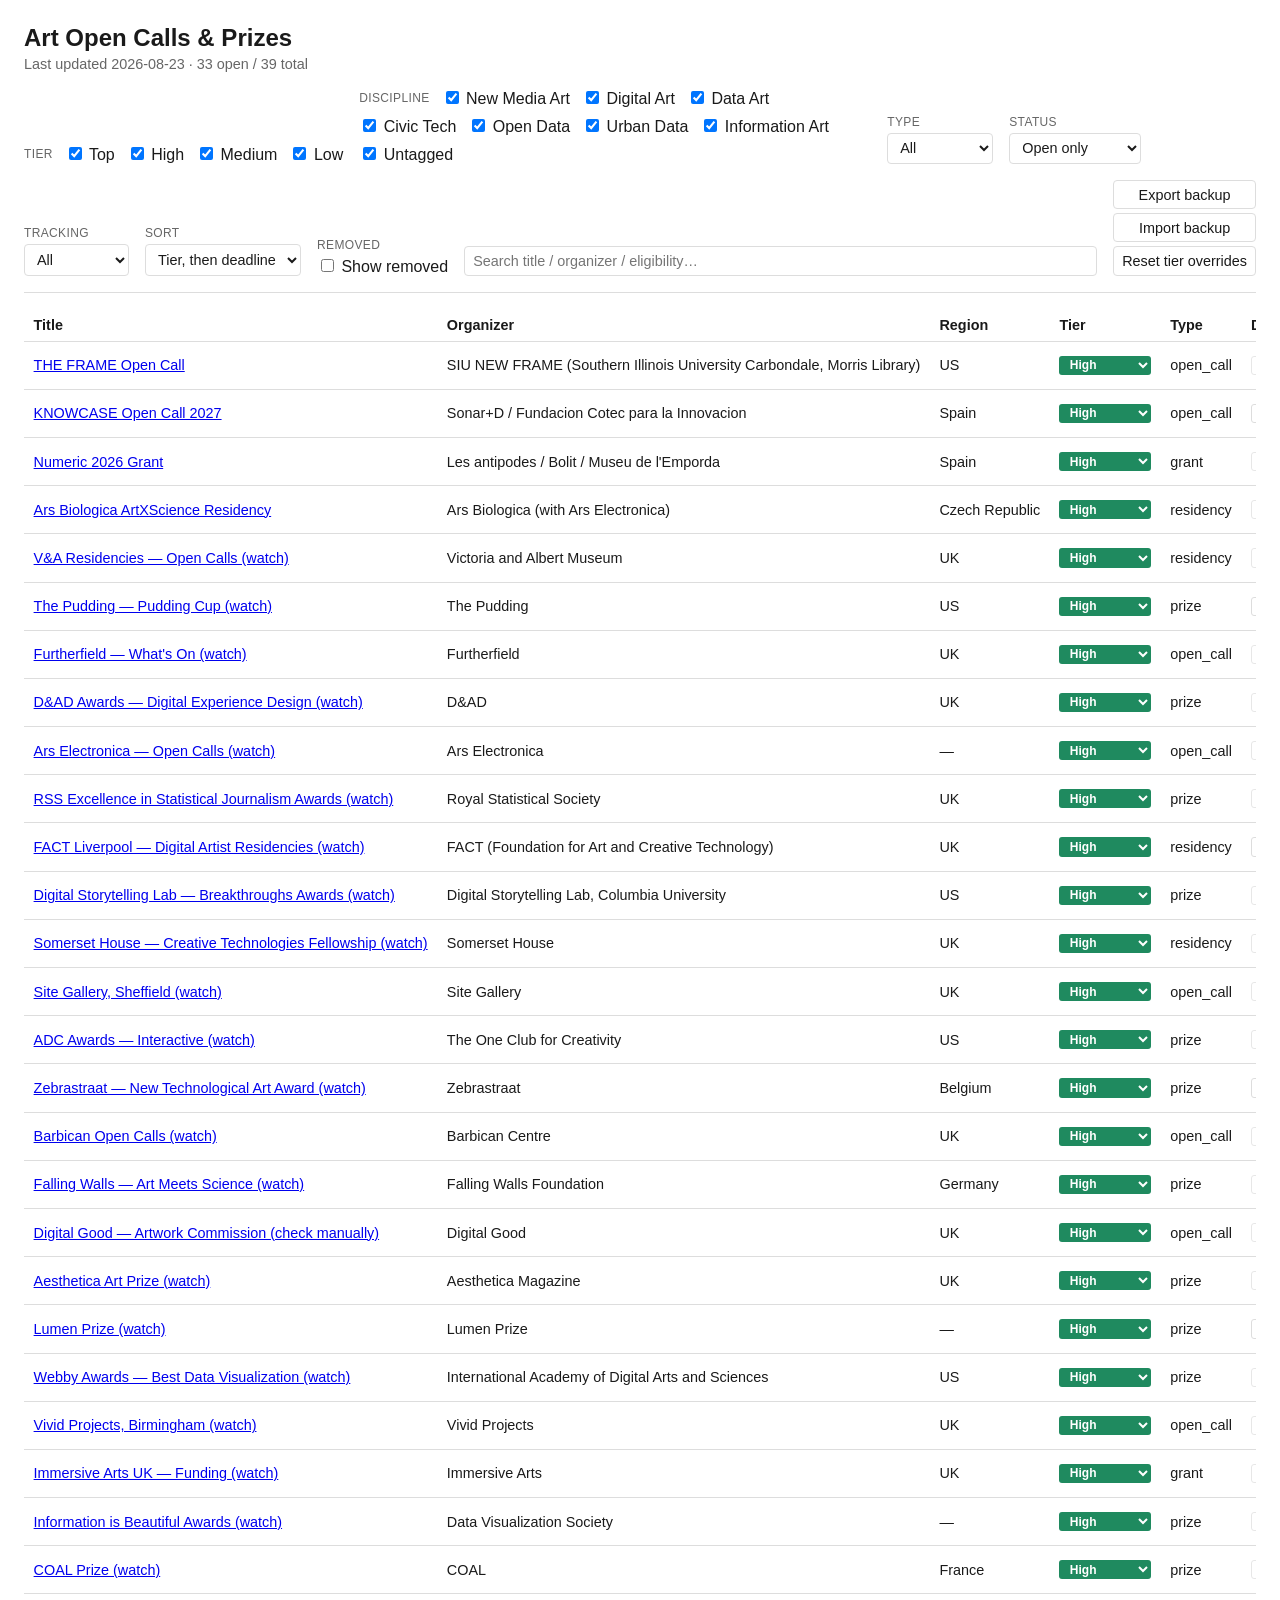
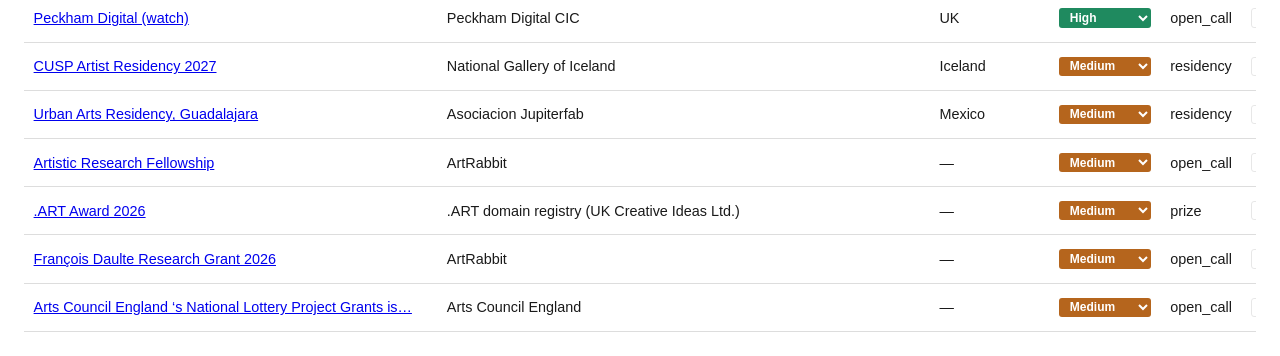
<file: docs/index.html>
<!doctype html>
<html lang="en">
<head>
  <meta charset="utf-8" />
  <meta name="viewport" content="width=device-width, initial-scale=1" />
  <title>Art Open Calls & Prizes</title>
  <link rel="stylesheet" href="style.css" />
</head>
<body>
  <header>
    <h1>Art Open Calls &amp; Prizes</h1>
    <p id="meta-badge" class="meta-badge">Loading…</p>
  </header>

  <section class="controls">
    <div class="control-group" id="tier-filter">
      <span class="control-label">Tier</span>
      <label><input type="checkbox" value="top" checked /> Top</label>
      <label><input type="checkbox" value="high" checked /> High</label>
      <label><input type="checkbox" value="medium" checked /> Medium</label>
      <label><input type="checkbox" value="low" checked /> Low</label>
    </div>

    <div class="control-group" id="discipline-filter">
      <span class="control-label">Discipline</span>
      <!-- checkboxes populated by app.js from DISCIPLINE_TAGS, plus an "Untagged" option -->
    </div>

    <div class="control-group">
      <span class="control-label">Type</span>
      <select id="type-filter">
        <option value="">All</option>
        <option value="open_call">Open call</option>
        <option value="prize">Prize</option>
        <option value="residency">Residency</option>
        <option value="grant">Grant</option>
      </select>
    </div>

    <div class="control-group">
      <span class="control-label">Status</span>
      <select id="status-filter">
        <option value="open" selected>Open only</option>
        <option value="">Open + closed</option>
        <option value="closed">Closed only</option>
      </select>
    </div>

    <div class="control-group">
      <span class="control-label">Tracking</span>
      <select id="tracking-filter">
        <option value="">All</option>
        <option value="none">Unmarked</option>
        <option value="interested">Interested</option>
        <option value="applied">Applied</option>
        <option value="accepted">Accepted</option>
        <option value="rejected">Rejected</option>
        <option value="ignored">Ignored</option>
      </select>
    </div>

    <div class="control-group">
      <span class="control-label">Sort</span>
      <select id="sort-order">
        <option value="tier-deadline" selected>Tier, then deadline</option>
        <option value="deadline">Deadline</option>
        <option value="recent">Recently added</option>
      </select>
    </div>

    <div class="control-group">
      <span class="control-label">Removed</span>
      <label><input type="checkbox" id="show-removed-filter" /> Show removed</label>
    </div>

    <div class="control-group grow">
      <input type="search" id="search-box" placeholder="Search title / organizer / eligibility…" />
    </div>

    <div class="control-group">
      <button id="export-btn" type="button" title="Downloads tracking + tier overrides + removed listings as one file">Export backup</button>
      <button id="import-btn" type="button" title="Restores tracking + tier overrides + removed listings from a backup file">Import backup</button>
      <input type="file" id="import-file" accept="application/json" hidden />
      <button id="reset-tiers-btn" type="button" title="Clear all your custom nation/region tier settings">Reset tier overrides</button>
    </div>
  </section>

  <main>
    <table id="listings-table">
      <thead>
        <tr>
          <th>Title</th>
          <th>Organizer</th>
          <th>Region</th>
          <th>Tier</th>
          <th>Type</th>
          <th>Discipline</th>
          <th>Deadline</th>
          <th>Fee</th>
          <th>Prize</th>
          <th>Eligibility</th>
          <th>Tracking</th>
          <th>Remove</th>
        </tr>
      </thead>
      <tbody id="listings-body"></tbody>
    </table>
    <p id="empty-state" class="empty-state" hidden>No listings match the current filters.</p>
  </main>

  <script src="app.js"></script>
</body>
</html>
</file>
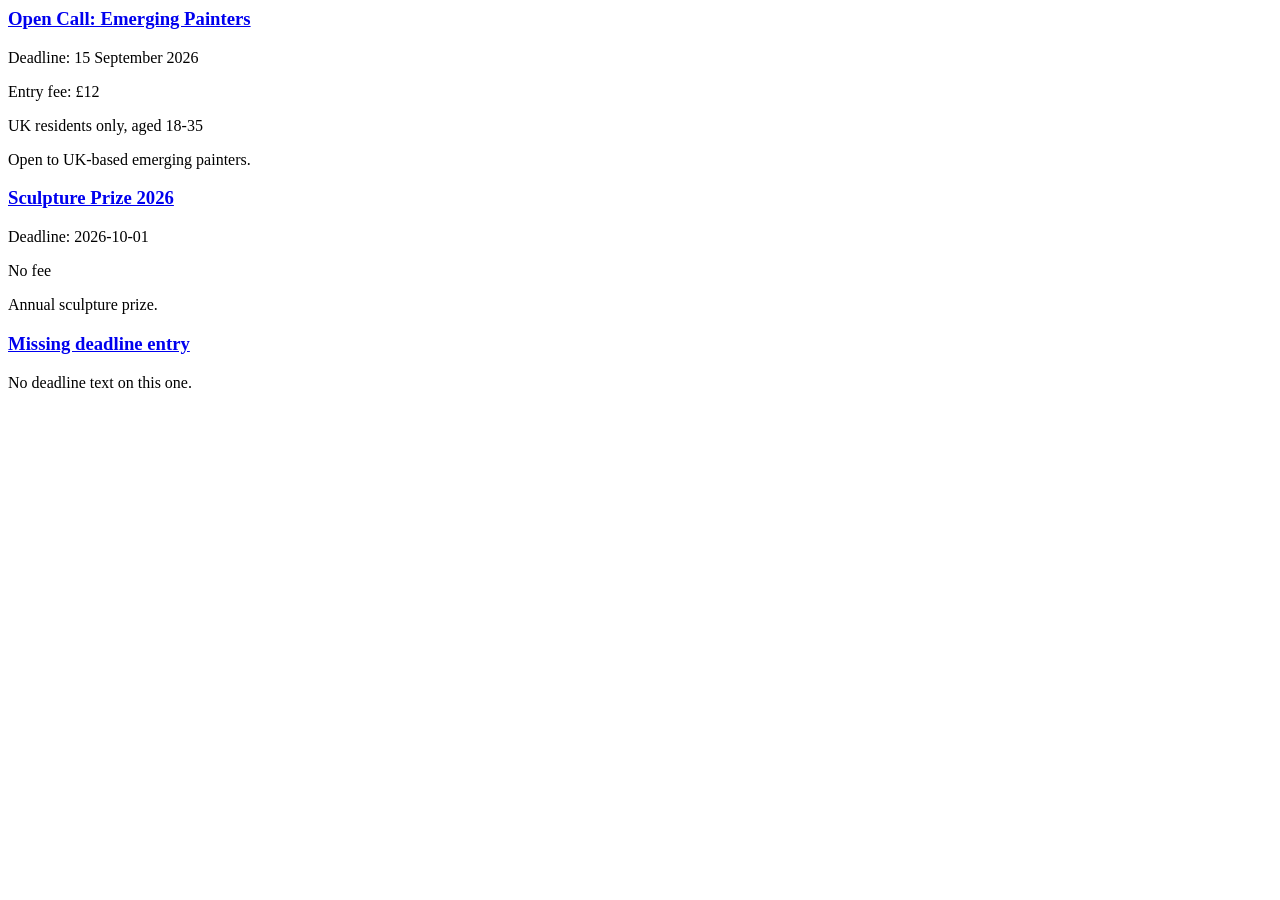
<file: tests/fixtures/sample_listing_page.html>
<html>
<body>
  <div class="opportunity">
    <h3 class="op-title"><a href="/opportunities/1">Open Call: Emerging Painters</a></h3>
    <p class="op-deadline">Deadline: 15 September 2026</p>
    <p class="op-fee">Entry fee: £12</p>
    <p class="op-eligibility">UK residents only, aged 18-35</p>
    <p class="op-desc">Open to UK-based emerging painters.</p>
  </div>
  <div class="opportunity">
    <h3 class="op-title"><a href="/opportunities/2">Sculpture Prize 2026</a></h3>
    <p class="op-deadline">Deadline: 2026-10-01</p>
    <p class="op-fee">No fee</p>
    <p class="op-desc">Annual sculpture prize.</p>
  </div>
  <div class="opportunity">
    <h3 class="op-title"><a href="/opportunities/3">Missing deadline entry</a></h3>
    <p class="op-desc">No deadline text on this one.</p>
  </div>
</body>
</html>
</file>
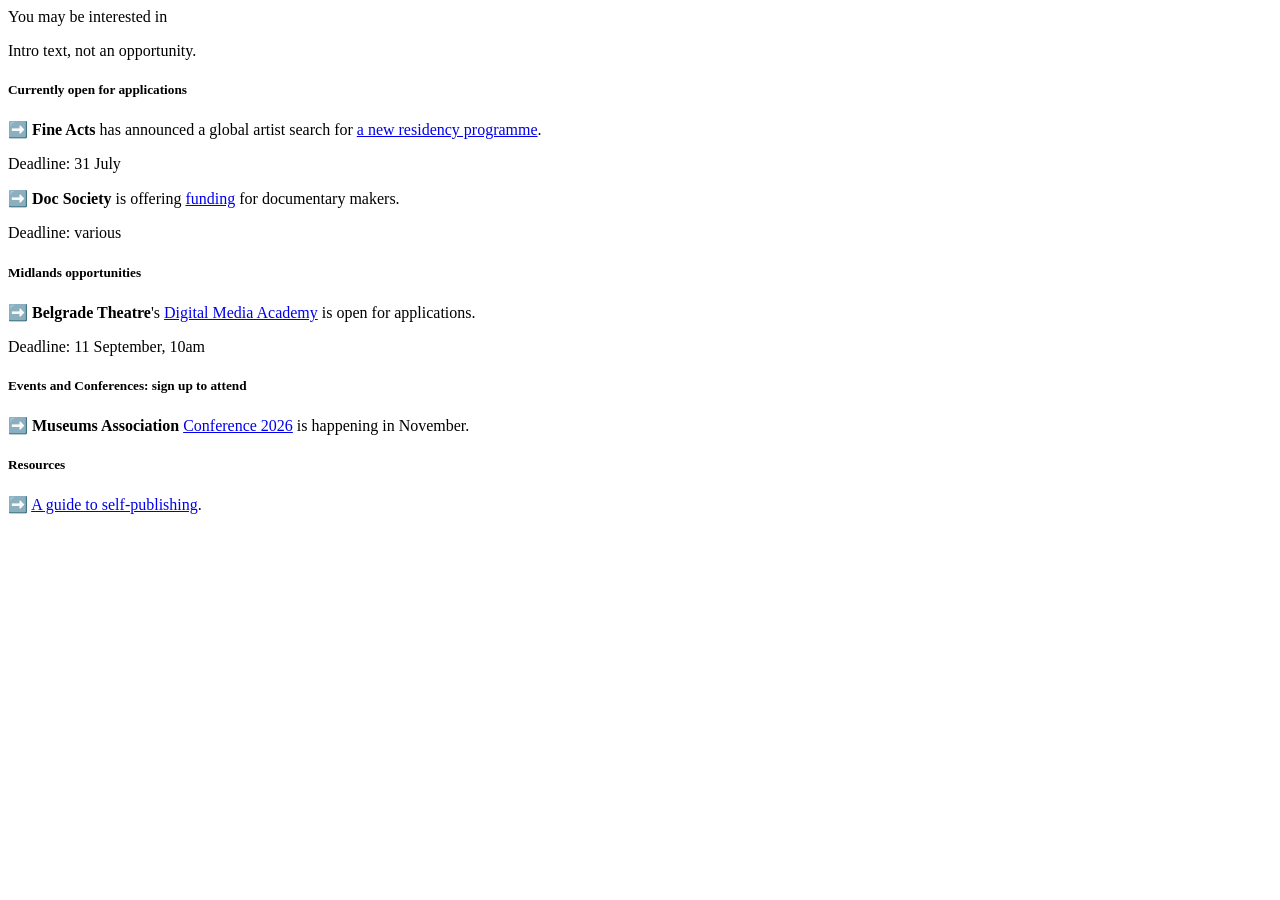
<file: tests/fixtures/thespace_sample.html>
<html><body>
<div class="single_text_col mw_960 no_text_center">
  <p class="h2">You may be interested in</p>
  <p>Intro text, not an opportunity.</p>
  <h5>Currently open for applications</h5>
  <p>
    ➡️ <strong>Fine Acts</strong> has announced a global artist search for
    <a href="https://fineacts.co/ted-posca-residency" target="_blank">a new residency programme</a>.
  </p>
  <p>Deadline: 31 July</p>
  <p>
    ➡️ <strong>Doc Society</strong> is offering
    <a href="https://bfi.docsociety.org/bfi-doc-immersive/" target="_blank">funding</a> for documentary makers.
  </p>
  <p>Deadline: various</p>
  <h5>Midlands opportunities</h5>
  <p>
    ➡️ <strong>Belgrade Theatre</strong>'s
    <a href="https://www.belgrade.co.uk/projects/digital-media-academy-2026-27/" target="_blank">Digital Media Academy</a>
    is open for applications.
  </p>
  <p>Deadline: 11 September, 10am</p>
  <h5>Events and Conferences: sign up to attend</h5>
  <p>
    ➡️ <strong>Museums Association</strong>
    <a href="https://www.museumsassociation.org/events/conference-2026/" target="_blank">Conference 2026</a>
    is happening in November.
  </p>
  <h5>Resources</h5>
  <p>
    ➡️ <a href="https://www.thespace.org/resources/intro-to-self-publishing/" target="_blank">A guide to self-publishing</a>.
  </p>
</div>
</body></html>
</file>
<file: docs/style.css>
:root {
  color-scheme: light dark;
  --bg: #ffffff;
  --fg: #1a1a1a;
  --muted: #666666;
  --border: #dddddd;
  --row-hover: #f5f5f5;
  --closed-bg: #f0f0f0;
  --tier-top: #1d5fbf;
  --tier-high: #1f8a5f;
  --tier-medium: #b5651d;
  --tier-low: #6a6a6a;
  --urgent: #c0392b;
  --soon: #b9770e;
}

@media (prefers-color-scheme: dark) {
  :root {
    --bg: #14161a;
    --fg: #eaeaea;
    --muted: #999999;
    --border: #333333;
    --row-hover: #1e2126;
    --closed-bg: #1a1c1f;
    --tier-top: #6fa8f5;
    --tier-high: #4fd39a;
    --tier-medium: #e0a464;
    --tier-low: #a0a0a0;
    --urgent: #ff7566;
    --soon: #f0b64c;
  }
}

* {
  box-sizing: border-box;
}

body {
  margin: 0;
  padding: 1.5rem;
  background: var(--bg);
  color: var(--fg);
  font-family: -apple-system, BlinkMacSystemFont, "Segoe UI", Roboto, sans-serif;
}

header h1 {
  margin: 0 0 0.25rem;
  font-size: 1.5rem;
}

.meta-badge {
  margin: 0 0 1rem;
  color: var(--muted);
  font-size: 0.9rem;
}

.controls {
  display: flex;
  flex-wrap: wrap;
  gap: 1rem;
  align-items: end;
  margin-bottom: 1rem;
  padding-bottom: 1rem;
  border-bottom: 1px solid var(--border);
}

.control-group {
  display: flex;
  flex-direction: column;
  gap: 0.25rem;
}

.control-group.grow {
  flex: 1;
  min-width: 200px;
}

.control-label {
  font-size: 0.75rem;
  color: var(--muted);
  text-transform: uppercase;
  letter-spacing: 0.03em;
}

#tier-filter {
  flex-direction: row;
  align-items: center;
  gap: 0.75rem;
}

#discipline-filter {
  flex-direction: row;
  flex-wrap: wrap;
  align-items: center;
  gap: 0.5rem 0.75rem;
  max-width: 32rem;
}

select, input, button {
  background: var(--bg);
  color: var(--fg);
  border: 1px solid var(--border);
  border-radius: 4px;
  padding: 0.35rem 0.5rem;
  font-size: 0.9rem;
}

button {
  cursor: pointer;
}

main {
  overflow-x: auto;
}

table {
  width: 100%;
  border-collapse: collapse;
}

th, td {
  text-align: left;
  padding: 0.5rem 0.6rem;
  border-bottom: 1px solid var(--border);
  font-size: 0.9rem;
  white-space: nowrap;
}

.eligibility-cell {
  white-space: normal;
  max-width: 20rem;
  overflow: hidden;
  text-overflow: ellipsis;
}

tbody tr:hover {
  background: var(--row-hover);
}

tr.closed-row {
  background: var(--closed-bg);
  color: var(--muted);
}

tr.dismissed-row {
  opacity: 0.6;
}

.remove-btn {
  font-size: 0.75rem;
  padding: 0.2rem 0.5rem;
}

.tier-select {
  font-size: 0.75rem;
  font-weight: 600;
  padding: 0.1rem 1.2rem 0.1rem 0.4rem;
  border-radius: 3px;
  border: none;
  color: #fff;
}

.tier-top { background: var(--tier-top); }
.tier-high { background: var(--tier-high); }
.tier-medium { background: var(--tier-medium); }
.tier-low { background: var(--tier-low); }

.discipline-badge {
  display: inline-block;
  font-size: 0.75rem;
  padding: 0.1rem 0.4rem;
  border-radius: 3px;
  border: 1px solid var(--border);
  color: var(--muted);
  white-space: nowrap;
}

.discipline-untagged {
  font-style: italic;
  opacity: 0.7;
}

.deadline-urgent {
  color: var(--urgent);
  font-weight: 700;
}

.deadline-soon {
  color: var(--soon);
  font-weight: 600;
}

.empty-state {
  color: var(--muted);
  padding: 2rem 0;
  text-align: center;
}
</file>
